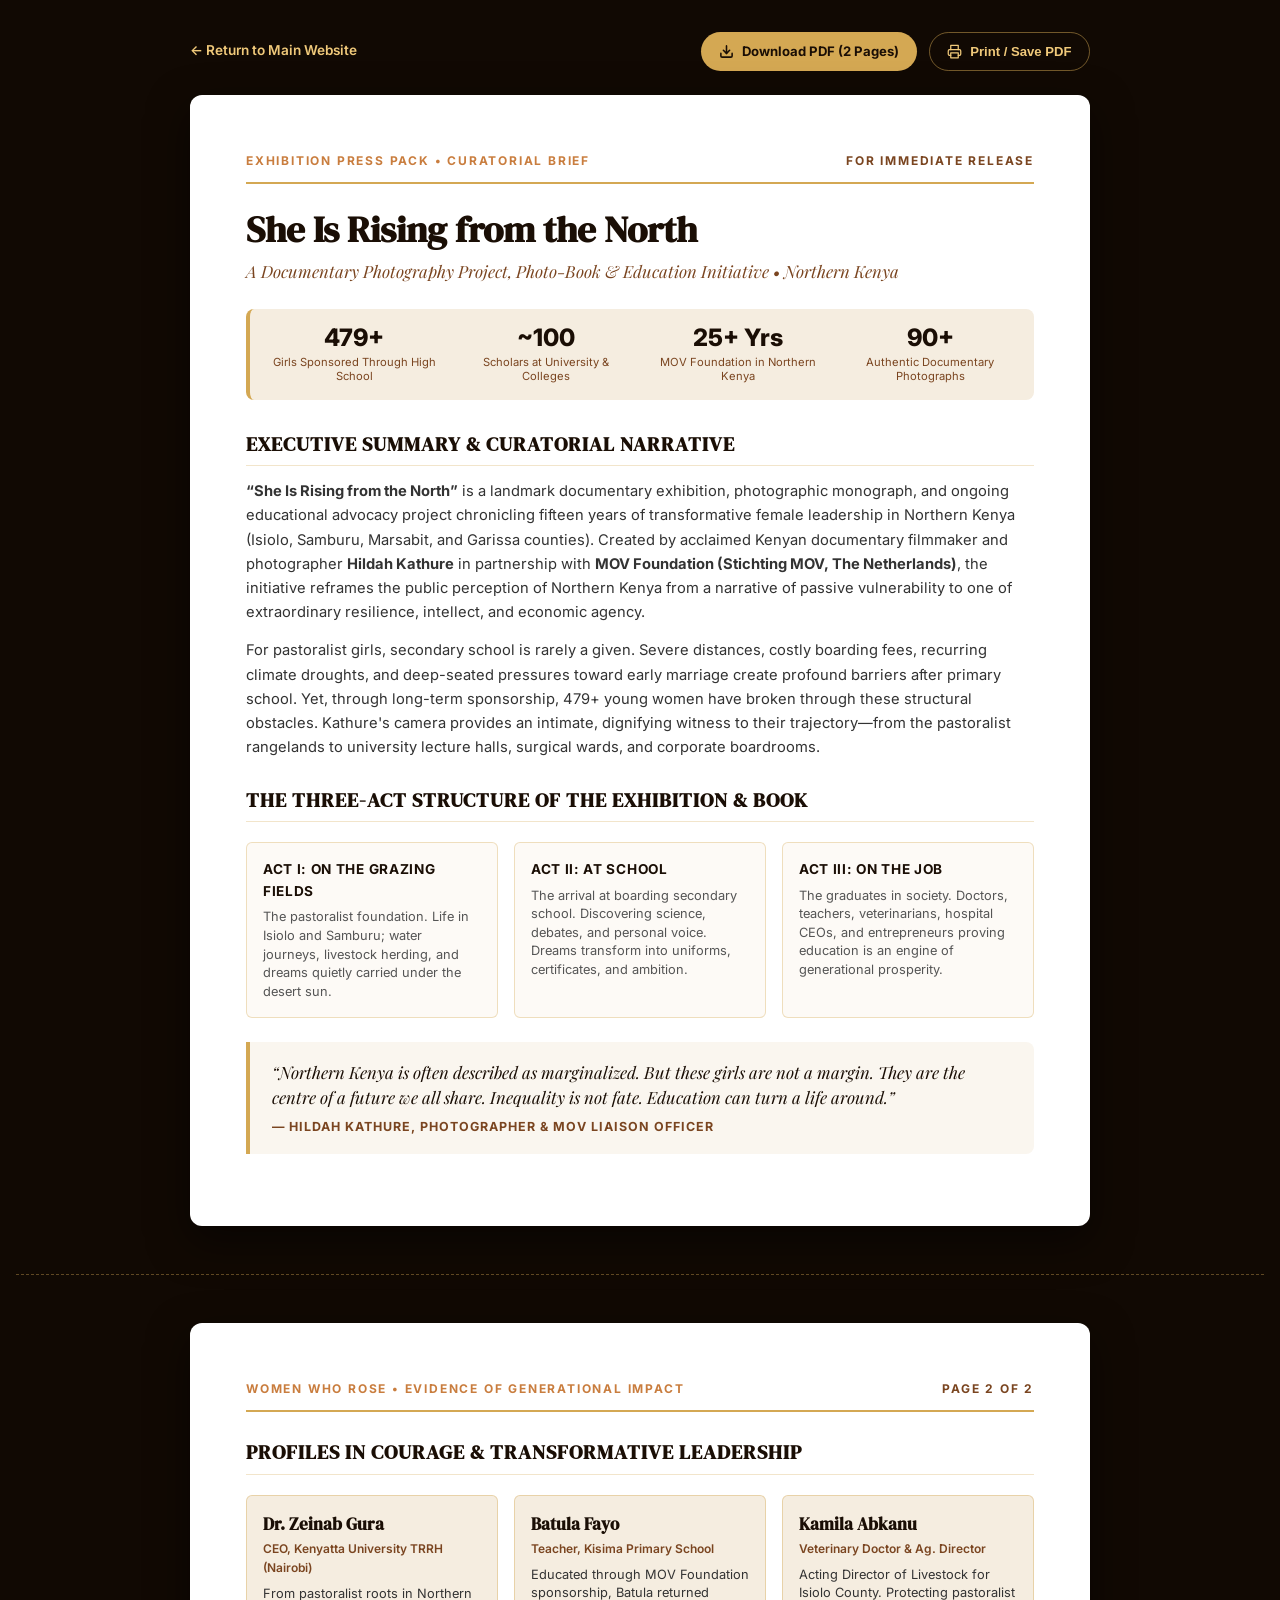
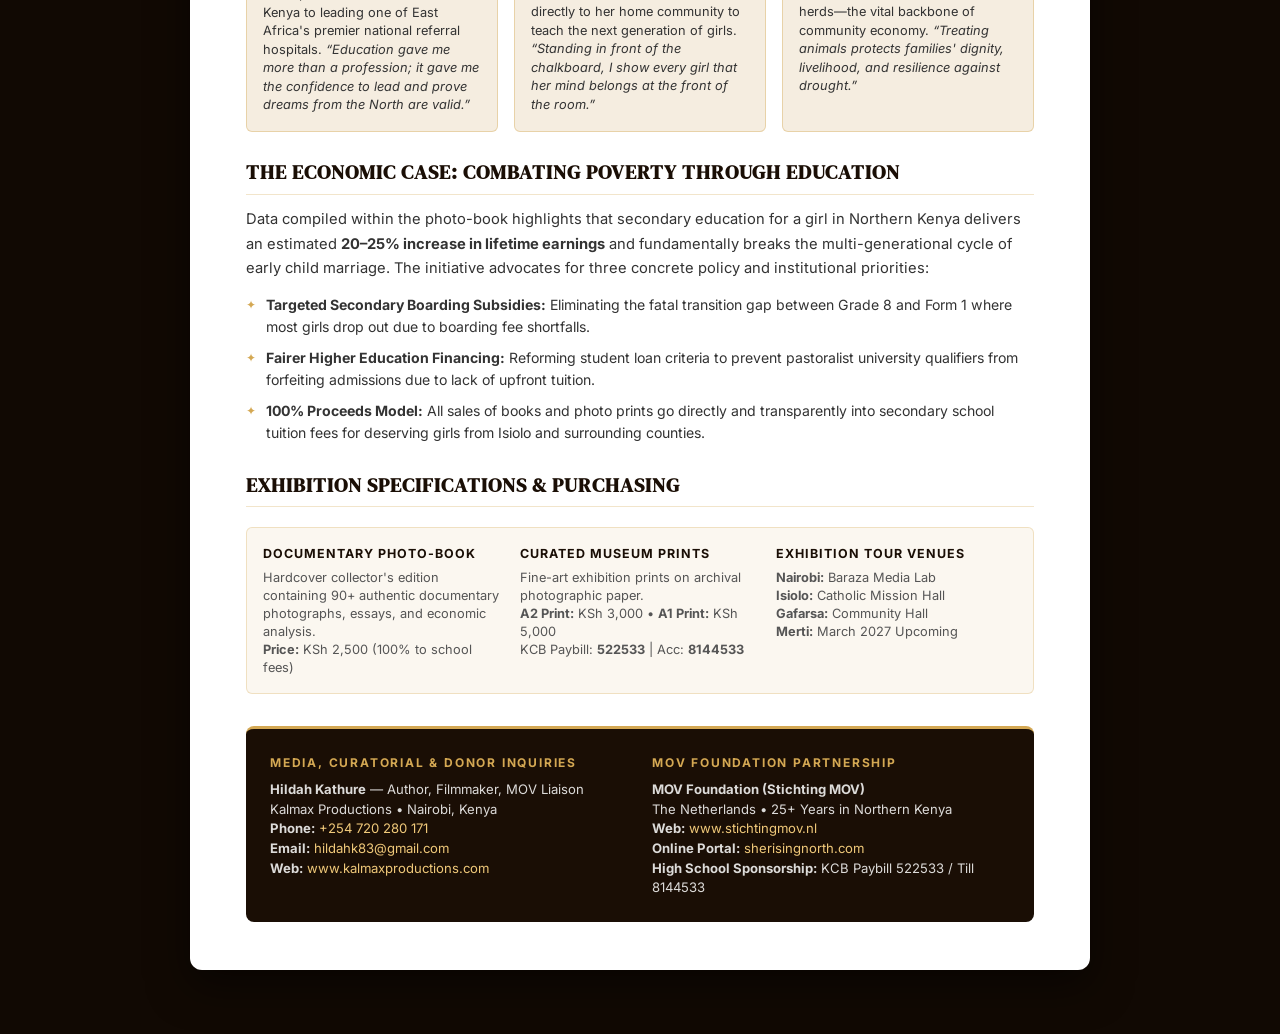
<file: press-kit.html>
<!DOCTYPE html>
<html lang="en">
<head>
  <meta charset="UTF-8">
  <meta name="viewport" content="width=device-width, initial-scale=1.0">
  <title>Curated Exhibition Press Kit &bull; She Is Rising from the North</title>
  <meta name="description" content="Official 2-page Curated Exhibition Press Release & Curatorial Pack for journalists, curators, and institutional donors.">
  <link rel="preconnect" href="https://fonts.googleapis.com">
  <link rel="preconnect" href="https://fonts.gstatic.com" crossorigin>
  <link href="https://fonts.googleapis.com/css2?family=DM+Serif+Display:ital@0;1&family=Inter:wght@300;400;500;600;700&family=Playfair+Display:ital,wght@0,600;0,700;1,400;1,700&display=swap" rel="stylesheet">
  <style>
    :root {
      --clr-earth-deep: #1a0e05;
      --clr-earth-dark: #2d1a0a;
      --clr-earth-mid: #7a4520;
      --clr-earth-warm: #c97d3e;
      --clr-gold: #d4a853;
      --clr-gold-light: #f0c97a;
      --clr-cream: #faf6ef;
      --clr-sand: #f5ede0;
      --clr-white: #ffffff;
      --font-display: 'DM Serif Display', Georgia, serif;
      --font-serif: 'Playfair Display', Georgia, serif;
      --font-body: 'Inter', system-ui, sans-serif;
    }
    * { box-sizing: border-box; margin: 0; padding: 0; }
    body {
      background: #110903;
      color: #222222;
      font-family: var(--font-body);
      line-height: 1.6;
      padding: 2rem 1rem;
    }

    /* Top action bar */
    .action-bar {
      max-width: 900px;
      margin: 0 auto 1.5rem auto;
      display: flex;
      justify-content: space-between;
      align-items: center;
      flex-wrap: wrap;
      gap: 1rem;
    }
    .back-link {
      color: var(--clr-gold-light);
      text-decoration: none;
      font-size: 0.85rem;
      font-weight: 600;
      display: inline-flex;
      align-items: center;
      gap: 0.4rem;
      transition: color 0.2s;
    }
    .back-link:hover { color: var(--clr-white); }
    .btn-group {
      display: flex;
      gap: 0.75rem;
    }
    .btn-action {
      background: var(--clr-gold);
      color: var(--clr-earth-deep);
      text-decoration: none;
      padding: 0.55rem 1.1rem;
      border-radius: 9999px;
      font-size: 0.82rem;
      font-weight: 700;
      display: inline-flex;
      align-items: center;
      gap: 0.5rem;
      border: none;
      cursor: pointer;
      transition: all 0.2s;
    }
    .btn-action:hover {
      background: var(--clr-gold-light);
      transform: translateY(-1px);
    }
    .btn-action--outline {
      background: transparent;
      color: var(--clr-gold-light);
      border: 1px solid rgba(212, 168, 83, 0.5);
    }
    .btn-action--outline:hover {
      background: rgba(212, 168, 83, 0.15);
      color: var(--clr-white);
    }

    /* Main document container (replicates A4 sheet on screen) */
    .document-page {
      max-width: 900px;
      margin: 0 auto 2rem auto;
      background: var(--clr-white);
      padding: 3.5rem 3.5rem 3rem 3.5rem;
      border-radius: 12px;
      box-shadow: 0 15px 40px rgba(0,0,0,0.5);
      position: relative;
    }

    .doc-meta {
      display: flex;
      justify-content: space-between;
      align-items: center;
      border-bottom: 2px solid var(--clr-gold);
      padding-bottom: 0.75rem;
      margin-bottom: 1.5rem;
    }
    .doc-badge {
      font-size: 0.75rem;
      font-weight: 700;
      text-transform: uppercase;
      letter-spacing: 0.15em;
      color: var(--clr-earth-warm);
    }
    .doc-embargo {
      font-size: 0.75rem;
      font-weight: 700;
      text-transform: uppercase;
      letter-spacing: 0.15em;
      color: var(--clr-earth-mid);
    }

    .doc-title {
      font-family: var(--font-display);
      font-size: 2.3rem;
      line-height: 1.15;
      color: var(--clr-earth-deep);
      margin-bottom: 0.5rem;
    }
    .doc-subtitle {
      font-family: var(--font-serif);
      font-style: italic;
      font-size: 1.05rem;
      color: var(--clr-earth-mid);
      margin-bottom: 1.5rem;
    }

    /* Stat strip */
    .doc-stats {
      display: grid;
      grid-template-columns: repeat(4, 1fr);
      gap: 1rem;
      background: var(--clr-sand);
      padding: 1rem;
      border-radius: 8px;
      border-left: 4px solid var(--clr-gold);
      margin-bottom: 1.75rem;
      text-align: center;
    }
    .doc-stat-num {
      font-size: 1.5rem;
      font-weight: 800;
      color: var(--clr-earth-deep);
      line-height: 1.1;
    }
    .doc-stat-lbl {
      font-size: 0.7rem;
      color: var(--clr-earth-mid);
      margin-top: 0.2rem;
      line-height: 1.3;
    }

    h2.section-heading {
      font-family: var(--font-display);
      font-size: 1.25rem;
      color: var(--clr-earth-deep);
      border-bottom: 1px solid rgba(212,168,83,0.3);
      padding-bottom: 0.35rem;
      margin: 1.5rem 0 0.8rem 0;
      text-transform: uppercase;
      letter-spacing: 0.05em;
    }

    p.doc-p {
      font-size: 0.92rem;
      color: #333333;
      margin-bottom: 0.85rem;
      line-height: 1.65;
    }

    /* Act Cards */
    .act-cards {
      display: grid;
      grid-template-columns: repeat(3, 1fr);
      gap: 1rem;
      margin: 1.25rem 0;
    }
    .act-card {
      background: #fdfaf6;
      border: 1px solid rgba(212,168,83,0.35);
      border-radius: 6px;
      padding: 1rem;
    }
    .act-card h3 {
      font-size: 0.85rem;
      font-weight: 700;
      color: var(--clr-earth-deep);
      text-transform: uppercase;
      margin-bottom: 0.35rem;
      letter-spacing: 0.05em;
    }
    .act-card p {
      font-size: 0.8rem;
      color: #555555;
      line-height: 1.45;
    }

    /* Quote Box */
    .quote-box {
      background: var(--clr-cream);
      border-left: 4px solid var(--clr-gold);
      padding: 1.1rem 1.4rem;
      margin: 1.5rem 0;
      border-radius: 0 8px 8px 0;
    }
    .quote-box blockquote {
      font-family: var(--font-serif);
      font-style: italic;
      font-size: 1.05rem;
      color: var(--clr-earth-deep);
      line-height: 1.5;
    }
    .quote-box cite {
      display: block;
      margin-top: 0.4rem;
      font-size: 0.78rem;
      font-style: normal;
      font-weight: 700;
      color: var(--clr-earth-mid);
      text-transform: uppercase;
      letter-spacing: 0.08em;
    }

    /* Page break for printing */
    .page-separator {
      margin: 3rem 0;
      border: none;
      border-top: 1px dashed rgba(212,168,83,0.4);
      position: relative;
      text-align: center;
    }
    .page-separator::after {
      content: 'PAGE 2: EVIDENCE, VOICES & SPECIFICATIONS';
      position: absolute;
      top: -0.6rem;
      left: 50%;
      transform: translateX(-50%);
      background: #110903;
      color: var(--clr-gold);
      padding: 0 1rem;
      font-size: 0.65rem;
      font-weight: 700;
      letter-spacing: 0.15em;
    }

    /* Case Studies Grid */
    .case-grid {
      display: grid;
      grid-template-columns: repeat(3, 1fr);
      gap: 1rem;
      margin: 1.25rem 0;
    }
    .case-card {
      background: var(--clr-sand);
      border: 1px solid rgba(212,168,83,0.4);
      border-radius: 6px;
      padding: 1rem;
    }
    .case-card h3 {
      font-family: var(--font-display);
      font-size: 1.05rem;
      color: var(--clr-earth-deep);
    }
    .case-card .role {
      font-size: 0.75rem;
      font-weight: 600;
      color: var(--clr-earth-mid);
      margin-bottom: 0.5rem;
    }
    .case-card p {
      font-size: 0.8rem;
      color: #333333;
      line-height: 1.45;
    }

    /* Policy list */
    .policy-list {
      list-style: none;
      margin: 0.8rem 0;
    }
    .policy-list li {
      font-size: 0.88rem;
      color: #333333;
      margin-bottom: 0.5rem;
      padding-left: 1.25rem;
      position: relative;
    }
    .policy-list li::before {
      content: '✦';
      position: absolute;
      left: 0;
      color: var(--clr-gold);
      font-size: 0.75rem;
      top: 0.1rem;
    }

    /* Specs box */
    .specs-grid {
      display: grid;
      grid-template-columns: repeat(3, 1fr);
      gap: 1rem;
      background: #fbf7f0;
      border: 1px solid rgba(212,168,83,0.3);
      border-radius: 6px;
      padding: 1rem;
      margin: 1.25rem 0;
    }
    .specs-item h4 {
      font-size: 0.78rem;
      font-weight: 700;
      color: var(--clr-earth-deep);
      text-transform: uppercase;
      letter-spacing: 0.08em;
      margin-bottom: 0.3rem;
    }
    .specs-item p {
      font-size: 0.8rem;
      color: #555555;
      line-height: 1.4;
    }

    /* Footer contact strip */
    .doc-contact {
      background: var(--clr-earth-deep);
      color: var(--clr-white);
      padding: 1.5rem;
      border-radius: 8px;
      margin-top: 2rem;
      display: grid;
      grid-template-columns: 1fr 1fr;
      gap: 1.5rem;
      border-top: 3px solid var(--clr-gold);
    }
    .doc-contact h4 {
      font-size: 0.75rem;
      text-transform: uppercase;
      letter-spacing: 0.15em;
      color: var(--clr-gold);
      margin-bottom: 0.5rem;
    }
    .doc-contact p {
      font-size: 0.82rem;
      color: rgba(255,255,255,0.85);
      line-height: 1.5;
    }
    .doc-contact a {
      color: var(--clr-gold-light);
      text-decoration: none;
    }

    /* Print styles */
    @media print {
      body { background: #ffffff; padding: 0; }
      .action-bar, .page-separator { display: none !important; }
      .document-page {
        box-shadow: none;
        max-width: 100%;
        margin: 0;
        padding: 1.5cm 1.5cm;
        page-break-after: always;
      }
      .document-page:last-child { page-break-after: auto; }
    }

    @media (max-width: 768px) {
      .document-page { padding: 2rem 1.25rem; }
      .doc-stats, .act-cards, .case-grid, .specs-grid, .doc-contact {
        grid-template-columns: 1fr;
      }
      .doc-title { font-size: 1.75rem; }
    }
  </style>
</head>
<body>

  <!-- Top Action Bar -->
  <div class="action-bar">
    <a href="index.html#press" class="back-link">
      &larr; Return to Main Website
    </a>
    <div class="btn-group">
      <a href="assets/docs/She_Is_Rising_From_The_North_Press_Kit.pdf" download="She_Is_Rising_From_The_North_Press_Kit.pdf" class="btn-action">
        <svg width="15" height="15" viewBox="0 0 24 24" fill="none" stroke="currentColor" stroke-width="2.5" stroke-linecap="round" stroke-linejoin="round">
          <path d="M21 15v4a2 2 0 0 1-2 2H5a2 2 0 0 1-2-2v-4"></path>
          <polyline points="7 10 12 15 17 10"></polyline>
          <line x1="12" y1="15" x2="12" y2="3"></line>
        </svg>
        Download PDF (2 Pages)
      </a>
      <button onclick="window.print()" class="btn-action btn-action--outline">
        <svg width="15" height="15" viewBox="0 0 24 24" fill="none" stroke="currentColor" stroke-width="2" stroke-linecap="round" stroke-linejoin="round">
          <polyline points="6 9 6 2 18 2 18 9"></polyline>
          <path d="M6 18H4a2 2 0 0 1-2-2v-5a2 2 0 0 1 2-2h16a2 2 0 0 1 2 2v5a2 2 0 0 1-2 2h-2"></path>
          <rect x="6" y="14" width="12" height="8"></rect>
        </svg>
        Print / Save PDF
      </button>
    </div>
  </div>

  <!-- PAGE 1 OF 2 -->
  <main class="document-page" id="page-1">
    <div class="doc-meta">
      <span class="doc-badge">EXHIBITION PRESS PACK &bull; CURATORIAL BRIEF</span>
      <span class="doc-embargo">FOR IMMEDIATE RELEASE</span>
    </div>

    <h1 class="doc-title">She Is Rising from the North</h1>
    <p class="doc-subtitle">A Documentary Photography Project, Photo-Book &amp; Education Initiative &bull; Northern Kenya</p>

    <!-- Key Statistics -->
    <div class="doc-stats">
      <div>
        <div class="doc-stat-num">479+</div>
        <div class="doc-stat-lbl">Girls Sponsored Through High School</div>
      </div>
      <div>
        <div class="doc-stat-num">~100</div>
        <div class="doc-stat-lbl">Scholars at University &amp; Colleges</div>
      </div>
      <div>
        <div class="doc-stat-num">25+ Yrs</div>
        <div class="doc-stat-lbl">MOV Foundation in Northern Kenya</div>
      </div>
      <div>
        <div class="doc-stat-num">90+</div>
        <div class="doc-stat-lbl">Authentic Documentary Photographs</div>
      </div>
    </div>

    <h2 class="section-heading">Executive Summary &amp; Curatorial Narrative</h2>
    <p class="doc-p">
      <strong>“She Is Rising from the North”</strong> is a landmark documentary exhibition, photographic monograph, and ongoing educational advocacy project chronicling fifteen years of transformative female leadership in Northern Kenya (Isiolo, Samburu, Marsabit, and Garissa counties). Created by acclaimed Kenyan documentary filmmaker and photographer <strong>Hildah Kathure</strong> in partnership with <strong>MOV Foundation (Stichting MOV, The Netherlands)</strong>, the initiative reframes the public perception of Northern Kenya from a narrative of passive vulnerability to one of extraordinary resilience, intellect, and economic agency.
    </p>
    <p class="doc-p">
      For pastoralist girls, secondary school is rarely a given. Severe distances, costly boarding fees, recurring climate droughts, and deep-seated pressures toward early marriage create profound barriers after primary school. Yet, through long-term sponsorship, 479+ young women have broken through these structural obstacles. Kathure's camera provides an intimate, dignifying witness to their trajectory—from the pastoralist rangelands to university lecture halls, surgical wards, and corporate boardrooms.
    </p>

    <h2 class="section-heading">The Three-Act Structure of the Exhibition &amp; Book</h2>
    <div class="act-cards">
      <div class="act-card">
        <h3>Act I: On the Grazing Fields</h3>
        <p>The pastoralist foundation. Life in Isiolo and Samburu; water journeys, livestock herding, and dreams quietly carried under the desert sun.</p>
      </div>
      <div class="act-card">
        <h3>Act II: At School</h3>
        <p>The arrival at boarding secondary school. Discovering science, debates, and personal voice. Dreams transform into uniforms, certificates, and ambition.</p>
      </div>
      <div class="act-card">
        <h3>Act III: On the Job</h3>
        <p>The graduates in society. Doctors, teachers, veterinarians, hospital CEOs, and entrepreneurs proving education is an engine of generational prosperity.</p>
      </div>
    </div>

    <div class="quote-box">
      <blockquote>
        &ldquo;Northern Kenya is often described as marginalized. But these girls are not a margin. They are the centre of a future we all share. Inequality is not fate. Education can turn a life around.&rdquo;
      </blockquote>
      <cite>&mdash; Hildah Kathure, Photographer &amp; MOV Liaison Officer</cite>
    </div>
  </main>

  <hr class="page-separator">

  <!-- PAGE 2 OF 2 -->
  <main class="document-page" id="page-2">
    <div class="doc-meta">
      <span class="doc-badge">WOMEN WHO ROSE &bull; EVIDENCE OF GENERATIONAL IMPACT</span>
      <span class="doc-embargo">PAGE 2 OF 2</span>
    </div>

    <h2 class="section-heading" style="margin-top:0;">Profiles in Courage &amp; Transformative Leadership</h2>
    <div class="case-grid">
      <div class="case-card">
        <h3>Dr. Zeinab Gura</h3>
        <div class="role">CEO, Kenyatta University TRRH (Nairobi)</div>
        <p>From pastoralist roots in Northern Kenya to leading one of East Africa's premier national referral hospitals. <i>&ldquo;Education gave me more than a profession; it gave me the confidence to lead and prove dreams from the North are valid.&rdquo;</i></p>
      </div>
      <div class="case-card">
        <h3>Batula Fayo</h3>
        <div class="role">Teacher, Kisima Primary School</div>
        <p>Educated through MOV Foundation sponsorship, Batula returned directly to her home community to teach the next generation of girls. <i>&ldquo;Standing in front of the chalkboard, I show every girl that her mind belongs at the front of the room.&rdquo;</i></p>
      </div>
      <div class="case-card">
        <h3>Kamila Abkanu</h3>
        <div class="role">Veterinary Doctor &amp; Ag. Director</div>
        <p>Acting Director of Livestock for Isiolo County. Protecting pastoralist herds—the vital backbone of community economy. <i>&ldquo;Treating animals protects families' dignity, livelihood, and resilience against drought.&rdquo;</i></p>
      </div>
    </div>

    <h2 class="section-heading">The Economic Case: Combating Poverty Through Education</h2>
    <p class="doc-p">
      Data compiled within the photo-book highlights that secondary education for a girl in Northern Kenya delivers an estimated <strong>20–25% increase in lifetime earnings</strong> and fundamentally breaks the multi-generational cycle of early child marriage. The initiative advocates for three concrete policy and institutional priorities:
    </p>
    <ul class="policy-list">
      <li><strong>Targeted Secondary Boarding Subsidies:</strong> Eliminating the fatal transition gap between Grade 8 and Form 1 where most girls drop out due to boarding fee shortfalls.</li>
      <li><strong>Fairer Higher Education Financing:</strong> Reforming student loan criteria to prevent pastoralist university qualifiers from forfeiting admissions due to lack of upfront tuition.</li>
      <li><strong>100% Proceeds Model:</strong> All sales of books and photo prints go directly and transparently into secondary school tuition fees for deserving girls from Isiolo and surrounding counties.</li>
    </ul>

    <h2 class="section-heading">Exhibition Specifications &amp; Purchasing</h2>
    <div class="specs-grid">
      <div class="specs-item">
        <h4>Documentary Photo-Book</h4>
        <p>Hardcover collector's edition containing 90+ authentic documentary photographs, essays, and economic analysis.<br><strong>Price:</strong> KSh 2,500 (100% to school fees)</p>
      </div>
      <div class="specs-item">
        <h4>Curated Museum Prints</h4>
        <p>Fine-art exhibition prints on archival photographic paper.<br><strong>A2 Print:</strong> KSh 3,000 &bull; <strong>A1 Print:</strong> KSh 5,000<br>KCB Paybill: <strong>522533</strong> | Acc: <strong>8144533</strong></p>
      </div>
      <div class="specs-item">
        <h4>Exhibition Tour Venues</h4>
        <p><strong>Nairobi:</strong> Baraza Media Lab<br><strong>Isiolo:</strong> Catholic Mission Hall<br><strong>Gafarsa:</strong> Community Hall<br><strong>Merti:</strong> March 2027 Upcoming</p>
      </div>
    </div>

    <!-- Official Contacts -->
    <div class="doc-contact">
      <div>
        <h4>Media, Curatorial &amp; Donor Inquiries</h4>
        <p>
          <strong>Hildah Kathure</strong> &mdash; Author, Filmmaker, MOV Liaison<br>
          Kalmax Productions &bull; Nairobi, Kenya<br>
          <strong>Phone:</strong> <a href="tel:0720280171">+254 720 280 171</a><br>
          <strong>Email:</strong> <a href="mailto:hildahk83@gmail.com">hildahk83@gmail.com</a><br>
          <strong>Web:</strong> <a href="https://www.kalmaxproductions.com" target="_blank" rel="noopener">www.kalmaxproductions.com</a>
        </p>
      </div>
      <div>
        <h4>MOV Foundation Partnership</h4>
        <p>
          <strong>MOV Foundation (Stichting MOV)</strong><br>
          The Netherlands &bull; 25+ Years in Northern Kenya<br>
          <strong>Web:</strong> <a href="http://www.stichtingmov.nl" target="_blank" rel="noopener">www.stichtingmov.nl</a><br>
          <strong>Online Portal:</strong> <a href="index.html">sherisingnorth.com</a><br>
          <strong>High School Sponsorship:</strong> KCB Paybill 522533 / Till 8144533
        </p>
      </div>
    </div>
  </main>

</body>
</html>
</file>
